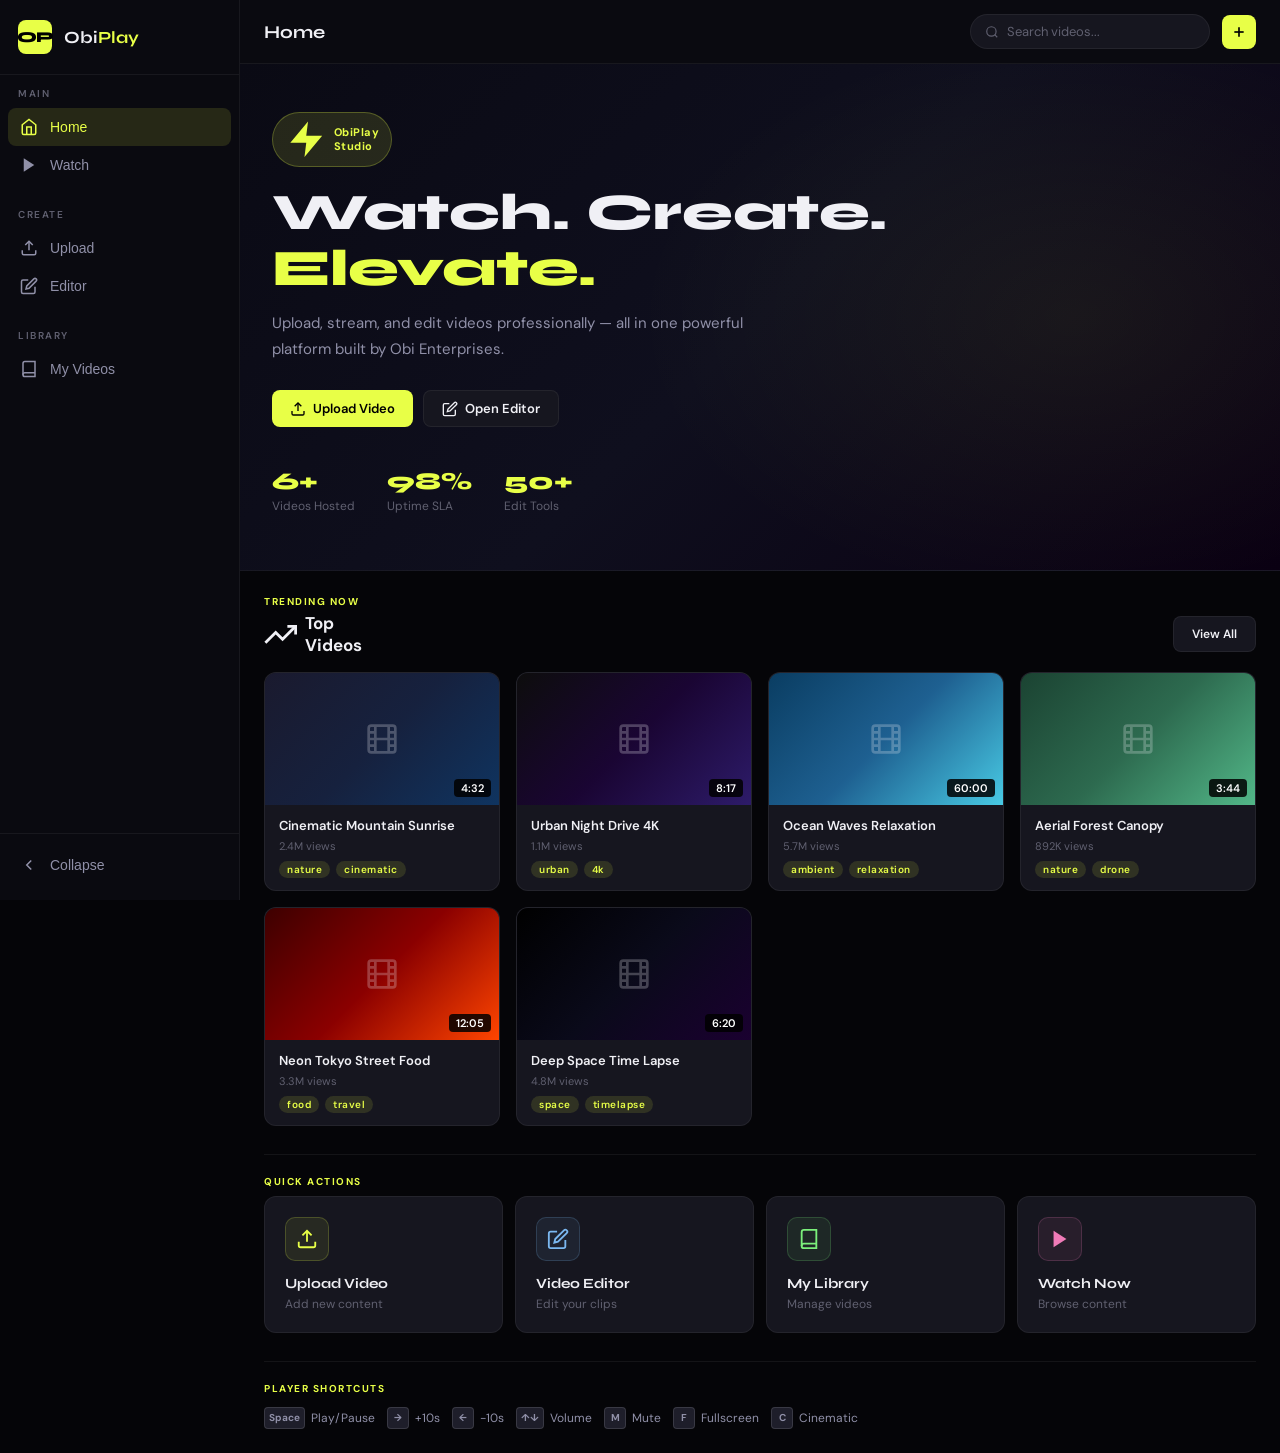
<file: Projects/obiplay/index.html>
<!DOCTYPE html>
<html lang="en">
<head>
  <meta charset="UTF-8">
  <meta name="viewport" content="width=device-width, initial-scale=1.0">
  <title>ObiPlay — Video Platform by Obi Enterprises</title>
  <meta name="description" content="ObiPlay is a powerful video platform for streaming, uploading, and editing videos. Built by Obi Enterprises.">
  <meta name="theme-color" content="#050508">
  <!-- Favicon inline SVG -->
  <link rel="icon" href="data:image/svg+xml,<svg xmlns='http://www.w3.org/2000/svg' viewBox='0 0 32 32'><rect width='32' height='32' rx='8' fill='%23e8ff47'/><text x='50%' y='54%' dominant-baseline='middle' text-anchor='middle' font-size='16' font-family='serif' font-weight='900' fill='%23000'>OP</text></svg>">
  <!-- Fonts -->
  <link rel="preconnect" href="https://fonts.googleapis.com">
  <link rel="preconnect" href="https://fonts.gstatic.com" crossorigin>
  <link href="https://fonts.googleapis.com/css2?family=Syne:wght@400;500;600;700;800&family=DM+Sans:wght@300;400;500&display=swap" rel="stylesheet">
  <!-- Styles -->
  <link rel="stylesheet" href="css/style.css">
</head>
<body>

<div class="app-layout">

  <!-- ── SIDEBAR ─────────────────────────────────────── -->
  <aside class="sidebar" id="sidebar">
    <a class="sidebar-logo" href="#" onclick="Pages.navigate('home');return false">
      <div class="logo-mark">OP</div>
      <div class="logo-text">Obi<span>Play</span></div>
    </a>

    <nav class="sidebar-nav">
      <div class="nav-section">
        <div class="nav-label">Main</div>
        <button class="nav-item" data-page="home">
          <svg viewBox="0 0 24 24" fill="none" stroke="currentColor" stroke-width="2"><path d="M3 9l9-7 9 7v11a2 2 0 0 1-2 2H5a2 2 0 0 1-2-2z"/><polyline points="9 22 9 12 15 12 15 22"/></svg>
          <span>Home</span>
        </button>
        <button class="nav-item" data-page="player">
          <svg viewBox="0 0 24 24" fill="currentColor" stroke="none"><path d="M5 3l14 9-14 9V3z"/></svg>
          <span>Watch</span>
        </button>
      </div>

      <div class="nav-section">
        <div class="nav-label">Create</div>
        <button class="nav-item" data-page="upload">
          <svg viewBox="0 0 24 24" fill="none" stroke="currentColor" stroke-width="2"><path d="M21 15v4a2 2 0 0 1-2 2H5a2 2 0 0 1-2-2v-4"/><polyline points="17 8 12 3 7 8"/><line x1="12" y1="3" x2="12" y2="15"/></svg>
          <span>Upload</span>
        </button>
        <button class="nav-item" data-page="editor">
          <svg viewBox="0 0 24 24" fill="none" stroke="currentColor" stroke-width="2"><path d="M11 4H4a2 2 0 0 0-2 2v14a2 2 0 0 0 2 2h14a2 2 0 0 0 2-2v-7"/><path d="M18.5 2.5a2.121 2.121 0 0 1 3 3L12 15l-4 1 1-4 9.5-9.5z"/></svg>
          <span>Editor</span>
        </button>
      </div>

      <div class="nav-section">
        <div class="nav-label">Library</div>
        <button class="nav-item" data-page="library">
          <svg viewBox="0 0 24 24" fill="none" stroke="currentColor" stroke-width="2"><path d="M4 19.5A2.5 2.5 0 0 1 6.5 17H20"/><path d="M6.5 2H20v20H6.5A2.5 2.5 0 0 1 4 19.5v-15A2.5 2.5 0 0 1 6.5 2z"/></svg>
          <span>My Videos</span>
        </button>
      </div>
    </nav>

    <div class="sidebar-bottom">
      <button class="nav-item" id="sidebar-toggle">
        <svg id="toggle-icon" viewBox="0 0 24 24" fill="none" stroke="currentColor" stroke-width="2"><polyline points="15 18 9 12 15 6"/></svg>
        <span>Collapse</span>
      </button>
    </div>
  </aside>

  <!-- ── MAIN WRAPPER ────────────────────────────────── -->
  <div class="main-content" id="main-wrapper">

    <!-- Topbar -->
    <header class="topbar">
      <h1 class="topbar-title" id="topbar-title">Home</h1>
      <div class="search-bar">
        <svg viewBox="0 0 24 24" fill="none" stroke="currentColor" stroke-width="2" width="14" height="14"><circle cx="11" cy="11" r="8"/><line x1="21" y1="21" x2="16.65" y2="16.65"/></svg>
        <input type="text" id="global-search" placeholder="Search videos..." autocomplete="off">
      </div>
      <button class="btn btn-primary btn-icon" onclick="Pages.navigate('upload')" title="Upload Video" style="padding:9px">
        <svg viewBox="0 0 24 24" fill="none" stroke="currentColor" stroke-width="2.5" width="18" height="18"><line x1="12" y1="5" x2="12" y2="19"/><line x1="5" y1="12" x2="19" y2="12"/></svg>
      </button>
    </header>

    <!-- Dynamic Page Content -->
    <main id="main-content-area"></main>

  </div><!-- /main-content -->
</div><!-- /app-layout -->

<!-- Toast Container -->
<div id="toast-container"></div>

<!-- Scripts -->
<script src="js/app.js"></script>

</body>
</html>
</file>
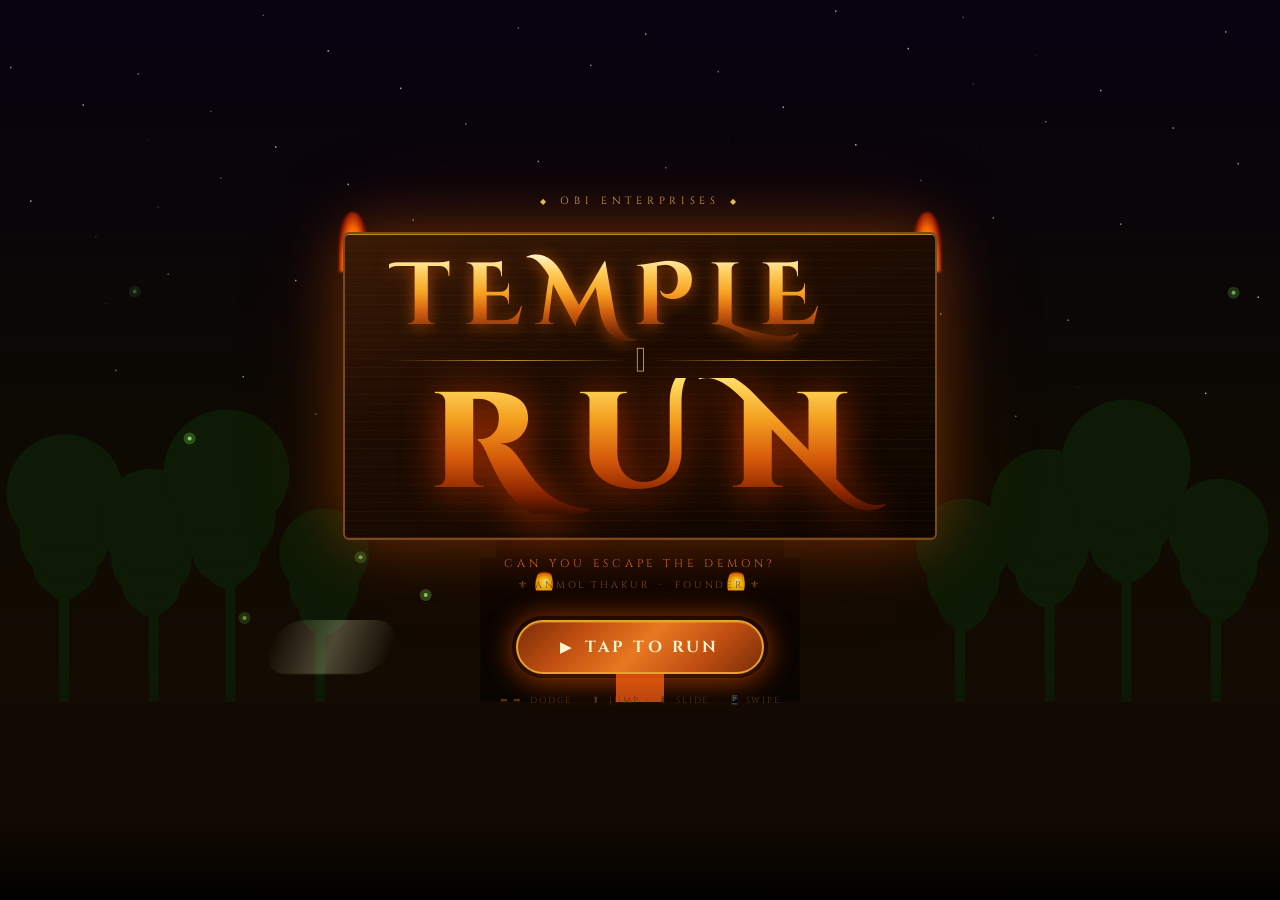
<file: Projects/temple-run/index.html>
<!DOCTYPE html>
<html lang="en">
<head>
  <meta charset="UTF-8"/>
  <meta name="viewport" content="width=device-width, initial-scale=1.0, user-scalable=no"/>
  <title>Temple Run · Obi Enterprises</title>
  <link rel="stylesheet" href="style.css"/>
  <link href="https://fonts.googleapis.com/css2?family=Cinzel+Decorative:wght@700;900&family=Cinzel:wght@400;600;700&display=swap" rel="stylesheet"/>
</head>
<body>

<!-- ░░ SPLASH SCREEN ░░ -->
<div id="splash">
  <canvas id="splashCanvas"></canvas>

  <div class="splash-overlay">
    <!-- Top brand -->
    <div class="brand-bar">
      <span class="brand-gem">◆</span>
      <span class="brand-text">OBI ENTERPRISES</span>
      <span class="brand-gem">◆</span>
    </div>

    <!-- Main logo -->
    <div class="logo-wrap">
      <div class="logo-fire-left"></div>
      <div class="logo-fire-right"></div>
      <div class="logo-stone">
        <div class="logo-inner">
          <div class="logo-top">TEMPLE</div>
          <div class="logo-divider-wrap">
            <div class="logo-div-line"></div>
            <div class="logo-div-icon">𓂀</div>
            <div class="logo-div-line"></div>
          </div>
          <div class="logo-bottom">RUN</div>
        </div>
      </div>
    </div>

    <!-- Tagline -->
    <div class="tagline">CAN YOU ESCAPE THE DEMON?</div>

    <!-- Founder -->
    <div class="founder-tag">
      <span>⚜</span> ANMOL THAKUR &nbsp;·&nbsp; FOUNDER <span>⚜</span>
    </div>

    <!-- Play button -->
    <button id="playBtn" class="play-btn">
      <div class="play-btn-bg"></div>
      <div class="play-btn-content">
        <span class="play-icon">▶</span>
        <span class="play-text">TAP TO RUN</span>
      </div>
      <div class="play-btn-glow"></div>
    </button>

    <!-- Controls hint -->
    <div class="hint-bar">
      <span class="hint-item">⬅ ➡ &nbsp;DODGE</span>
      <span class="hint-sep">·</span>
      <span class="hint-item">⬆ &nbsp;JUMP</span>
      <span class="hint-sep">·</span>
      <span class="hint-item">⬇ &nbsp;SLIDE</span>
      <span class="hint-sep">·</span>
      <span class="hint-item">📱 SWIPE</span>
    </div>
  </div>

  <!-- Bottom gradient -->
  <div class="splash-bottom-grad"></div>
</div>

<!-- ░░ HUD ░░ -->
<div id="hud" class="hidden">
  <div class="hud-left">
    <div class="hud-pill score-pill">
      <span class="hud-label">SCORE</span>
      <span id="scoreVal" class="hud-val">0</span>
    </div>
    <div class="hud-pill coin-pill">
      <span class="coin-icon">🪙</span>
      <span id="coinVal" class="hud-val">0</span>
    </div>
  </div>
  <div class="hud-right">
    <div class="hud-pill dist-pill">
      <span class="hud-label">📍</span>
      <span id="distVal" class="hud-val">0m</span>
    </div>
    <div class="hud-pill spd-pill">
      <span class="hud-label">⚡</span>
      <span id="spdVal" class="hud-val">1.0×</span>
    </div>
  </div>
</div>

<!-- ░░ GAME CANVAS ░░ -->
<canvas id="gameCanvas"></canvas>

<!-- ░░ SWIPE ZONES (mobile) ░░ -->
<div id="swipeLeft"  class="swipe-zone swipe-l"></div>
<div id="swipeRight" class="swipe-zone swipe-r"></div>
<div id="swipeUp"    class="swipe-zone swipe-u"></div>
<div id="swipeDown"  class="swipe-zone swipe-d"></div>

<!-- ░░ GAME OVER ░░ -->
<div id="gameOverScreen" class="hidden">
  <div class="go-backdrop"></div>
  <div class="go-panel">
    <div class="go-demon-icon">👹</div>
    <h2 class="go-title">CAUGHT!</h2>
    <p class="go-sub">The demon claims another soul…</p>
    <div class="go-stats">
      <div class="go-stat-box">
        <span class="gs-label">SCORE</span>
        <span class="gs-val" id="goScore">0</span>
      </div>
      <div class="go-stat-box">
        <span class="gs-label">COINS</span>
        <span class="gs-val" id="goCoins">0</span>
      </div>
      <div class="go-stat-box">
        <span class="gs-label">DIST</span>
        <span class="gs-val" id="goDist">0m</span>
      </div>
      <div class="go-stat-box highlight">
        <span class="gs-label">BEST</span>
        <span class="gs-val" id="goBest">0</span>
      </div>
    </div>
    <button id="restartBtn" class="play-btn small">
      <div class="play-btn-bg"></div>
      <div class="play-btn-content">↺ &nbsp;RUN AGAIN</div>
      <div class="play-btn-glow"></div>
    </button>
    <div class="go-brand">OBI ENTERPRISES · ANMOL THAKUR</div>
  </div>
</div>

<script src="main.js"></script>
</body>
</html>
</file>
<file: Projects/obiplay/css/style.css>
@import url('https://fonts.googleapis.com/css2?family=Syne:wght@400;500;600;700;800&family=DM+Sans:ital,wght@0,300;0,400;0,500;1,300&display=swap');

*, *::before, *::after { box-sizing: border-box; margin: 0; padding: 0; }

:root {
  --bg: #050508;
  --bg2: #0a0a10;
  --bg3: #111118;
  --bg4: #1a1a24;
  --surface: #16161f;
  --surface2: #1e1e2a;
  --border: rgba(255,255,255,0.06);
  --border2: rgba(255,255,255,0.12);
  --accent: #e8ff47;
  --accent2: #b8ff02;
  --accent-dim: rgba(232,255,71,0.12);
  --accent-glow: rgba(232,255,71,0.25);
  --text: #f0f0f5;
  --text2: #9090a8;
  --text3: #606070;
  --danger: #ff4444;
  --success: #44ff88;
  --sidebar-w: 240px;
  --radius: 12px;
  --radius-sm: 8px;
  --transition: 0.22s cubic-bezier(0.4,0,0.2,1);
}

html { scroll-behavior: smooth; }
body {
  background: var(--bg);
  color: var(--text);
  font-family: 'DM Sans', sans-serif;
  min-height: 100vh;
  overflow-x: hidden;
}

h1,h2,h3,h4,h5 { font-family: 'Syne', sans-serif; }

::-webkit-scrollbar { width: 4px; height: 4px; }
::-webkit-scrollbar-track { background: transparent; }
::-webkit-scrollbar-thumb { background: var(--border2); border-radius: 99px; }

/* ── APP LAYOUT ── */
.app-layout { display: flex; min-height: 100vh; }

/* ── SIDEBAR ── */
.sidebar {
  width: var(--sidebar-w);
  background: var(--bg2);
  border-right: 1px solid var(--border);
  display: flex;
  flex-direction: column;
  flex-shrink: 0;
  position: fixed;
  top: 0; left: 0; bottom: 0;
  z-index: 200;
  transition: width var(--transition), transform var(--transition);
}
.sidebar.collapsed { width: 64px; }
.sidebar-logo {
  display: flex;
  align-items: center;
  gap: 12px;
  padding: 20px 18px;
  border-bottom: 1px solid var(--border);
  overflow: hidden;
  white-space: nowrap;
  text-decoration: none;
}
.logo-mark {
  width: 34px; height: 34px; flex-shrink: 0;
  background: var(--accent);
  border-radius: 8px;
  display: flex; align-items: center; justify-content: center;
  font-family: 'Syne', sans-serif;
  font-weight: 800;
  font-size: 15px;
  color: #000;
  letter-spacing: -1px;
}
.logo-text { font-family: 'Syne', sans-serif; font-weight: 700; font-size: 17px; color: var(--text); }
.logo-text span { color: var(--accent); }
.sidebar-nav { flex: 1; padding: 12px 8px; overflow-y: auto; }
.nav-section { margin-bottom: 24px; }
.nav-label {
  font-size: 10px; font-weight: 600; letter-spacing: 1.5px;
  text-transform: uppercase; color: var(--text3);
  padding: 0 10px 8px;
  overflow: hidden; white-space: nowrap;
}
.nav-item {
  display: flex; align-items: center; gap: 12px;
  padding: 10px 12px; border-radius: var(--radius-sm);
  cursor: pointer; transition: all var(--transition);
  white-space: nowrap; overflow: hidden;
  color: var(--text2); font-size: 14px; font-weight: 500;
  text-decoration: none; border: none; background: none;
  width: 100%; text-align: left;
}
.nav-item:hover { background: var(--surface); color: var(--text); }
.nav-item.active { background: var(--accent-dim); color: var(--accent); }
.nav-item svg { flex-shrink: 0; width: 18px; height: 18px; }
.sidebar-bottom { padding: 12px 8px 16px; border-top: 1px solid var(--border); }
.sidebar.collapsed .nav-label,
.sidebar.collapsed .nav-item span,
.sidebar.collapsed .logo-text { opacity: 0; pointer-events: none; }

/* ── MAIN CONTENT ── */
.main-content {
  flex: 1;
  margin-left: var(--sidebar-w);
  display: flex;
  flex-direction: column;
  min-height: 100vh;
  transition: margin-left var(--transition);
}
.main-content.expanded { margin-left: 64px; }

/* ── TOPBAR ── */
.topbar {
  display: flex; align-items: center; gap: 12px;
  padding: 14px 24px;
  border-bottom: 1px solid var(--border);
  background: var(--bg2);
  position: sticky; top: 0; z-index: 100;
}
.topbar-title { font-family: 'Syne', sans-serif; font-size: 18px; font-weight: 700; flex: 1; }
.search-bar {
  display: flex; align-items: center; gap: 8px;
  background: var(--surface); border: 1px solid var(--border);
  border-radius: 99px; padding: 8px 14px; width: 240px;
  transition: all var(--transition);
}
.search-bar:focus-within { border-color: var(--accent); box-shadow: 0 0 0 3px var(--accent-dim); }
.search-bar input { background: none; border: none; outline: none; color: var(--text); font-size: 13px; width: 100%; font-family: 'DM Sans', sans-serif; }
.search-bar input::placeholder { color: var(--text3); }
.search-bar svg { color: var(--text3); flex-shrink: 0; }

/* ── PAGE CONTENT ── */
.page-content { padding: 24px; flex: 1; }

/* ── BUTTONS ── */
.btn {
  display: inline-flex; align-items: center; gap: 7px;
  padding: 9px 18px; border-radius: var(--radius-sm);
  font-size: 13px; font-weight: 600; font-family: 'DM Sans', sans-serif;
  cursor: pointer; border: none; transition: all var(--transition);
  white-space: nowrap; text-decoration: none;
}
.btn-primary { background: var(--accent); color: #000; }
.btn-primary:hover { background: var(--accent2); transform: translateY(-1px); box-shadow: 0 4px 20px var(--accent-glow); }
.btn-primary:disabled { opacity: 0.6; cursor: not-allowed; transform: none; }
.btn-ghost { background: var(--surface); color: var(--text); border: 1px solid var(--border); }
.btn-ghost:hover { background: var(--surface2); border-color: var(--border2); }
.btn-danger { background: rgba(255,68,68,0.15); color: var(--danger); border: 1px solid rgba(255,68,68,0.2); }
.btn-danger:hover { background: rgba(255,68,68,0.25); }
.btn-icon { padding: 8px; border-radius: var(--radius-sm); }
.btn svg { width: 16px; height: 16px; }

/* ── VIDEO CARDS ── */
.video-grid { display: grid; grid-template-columns: repeat(auto-fill, minmax(220px, 1fr)); gap: 16px; }
.video-card {
  background: var(--surface); border: 1px solid var(--border);
  border-radius: var(--radius); overflow: hidden;
  cursor: pointer; transition: all var(--transition);
  position: relative;
}
.video-card:hover { border-color: var(--border2); transform: translateY(-3px); box-shadow: 0 16px 40px rgba(0,0,0,0.4); }
.video-card:hover .card-overlay { opacity: 1; }
.card-thumb { width: 100%; aspect-ratio: 16/9; position: relative; overflow: hidden; background: #000; }
.card-thumb video { width: 100%; height: 100%; object-fit: cover; }
.thumb-placeholder {
  width: 100%; height: 100%;
  display: flex; align-items: center; justify-content: center;
}
.thumb-placeholder svg { opacity: 0.25; width: 32px; height: 32px; }
.card-overlay {
  position: absolute; inset: 0;
  background: rgba(0,0,0,0.5);
  display: flex; align-items: center; justify-content: center;
  opacity: 0; transition: opacity var(--transition);
}
.play-btn-overlay {
  width: 52px; height: 52px; border-radius: 50%;
  background: var(--accent);
  display: flex; align-items: center; justify-content: center;
  transform: scale(0.85); transition: transform var(--transition);
}
.video-card:hover .play-btn-overlay { transform: scale(1); }
.play-btn-overlay svg { width: 22px; height: 22px; color: #000; margin-left: 3px; }
.card-duration {
  position: absolute; bottom: 8px; right: 8px;
  background: rgba(0,0,0,0.85); color: #fff;
  font-size: 11px; font-weight: 600;
  padding: 2px 7px; border-radius: 4px;
}
.card-body { padding: 12px 14px; }
.card-title { font-size: 13px; font-weight: 600; margin-bottom: 4px; line-height: 1.4; display: -webkit-box; -webkit-line-clamp: 2; -webkit-box-orient: vertical; overflow: hidden; }
.card-meta { font-size: 11px; color: var(--text3); }
.card-tags { display: flex; gap: 6px; margin-top: 8px; flex-wrap: wrap; }
.tag {
  font-size: 10px; font-weight: 600; letter-spacing: 0.5px;
  padding: 2px 8px; border-radius: 99px;
  background: var(--accent-dim); color: var(--accent);
}

/* ── HERO ── */
.hero {
  position: relative; overflow: hidden;
  padding: 48px 32px 56px;
  background: linear-gradient(135deg, #0a0a14 0%, #0f0f1e 50%, #0a0012 100%);
  border-bottom: 1px solid var(--border);
}
.hero::before {
  content: '';
  position: absolute; inset: 0;
  background: radial-gradient(ellipse 60% 80% at 80% 50%, rgba(232,255,71,0.06) 0%, transparent 70%);
  pointer-events: none;
}
.hero-badge {
  display: inline-flex; align-items: center; gap: 6px;
  background: var(--accent-dim); color: var(--accent);
  border: 1px solid rgba(232,255,71,0.25);
  padding: 5px 12px; border-radius: 99px;
  font-size: 11px; font-weight: 700; letter-spacing: 0.5px;
  margin-bottom: 18px;
  animation: fadeSlideUp 0.6s ease both;
}
.hero h1 {
  font-size: clamp(28px, 4vw, 52px); font-weight: 800; line-height: 1.1;
  margin-bottom: 14px; animation: fadeSlideUp 0.6s 0.1s ease both;
}
.hero h1 em { font-style: normal; color: var(--accent); }
.hero p {
  font-size: 15px; color: var(--text2); max-width: 480px;
  line-height: 1.7; margin-bottom: 28px;
  animation: fadeSlideUp 0.6s 0.2s ease both;
}
.hero-actions { display: flex; gap: 10px; animation: fadeSlideUp 0.6s 0.3s ease both; flex-wrap: wrap; }
.hero-stats { display: flex; gap: 32px; margin-top: 40px; animation: fadeSlideUp 0.6s 0.4s ease both; flex-wrap: wrap; }
.hero-stat .num { font-family: 'Syne', sans-serif; font-size: 24px; font-weight: 800; color: var(--accent); }
.hero-stat .label { font-size: 12px; color: var(--text3); margin-top: 2px; }

/* ── SECTION ── */
.section-header { display: flex; align-items: center; justify-content: space-between; margin-bottom: 16px; }
.section-title { font-size: 17px; font-weight: 700; display: flex; align-items: center; gap: 8px; }
.section-label { font-size: 10px; font-weight: 700; letter-spacing: 1.5px; text-transform: uppercase; color: var(--accent); margin-bottom: 4px; }
.divider { height: 1px; background: var(--border); margin: 28px 0 20px; }

/* ── TOAST ── */
#toast-container {
  position: fixed; bottom: 24px; right: 24px;
  z-index: 9999; display: flex; flex-direction: column; gap: 8px;
  pointer-events: none;
}
.toast {
  background: var(--surface2); border: 1px solid var(--border2);
  border-left: 3px solid var(--accent);
  border-radius: var(--radius-sm); padding: 12px 18px;
  font-size: 13px; box-shadow: 0 8px 24px rgba(0,0,0,0.5);
  animation: slideInRight 0.3s ease;
  max-width: 320px; pointer-events: all;
  display: flex; align-items: center; gap: 10px;
}
.toast.error { border-left-color: var(--danger); }
.toast.success { border-left-color: var(--success); }
.toast-close { background: none; border: none; color: var(--text3); cursor: pointer; padding: 0 0 0 8px; font-size: 16px; line-height: 1; }

/* ── MODAL ── */
.modal-overlay {
  position: fixed; inset: 0;
  background: rgba(0,0,0,0.75); backdrop-filter: blur(6px);
  z-index: 500; display: flex; align-items: center; justify-content: center;
  animation: fadeIn 0.2s ease;
}
.modal-overlay.hidden { display: none; }
.modal {
  background: var(--bg3); border: 1px solid var(--border2);
  border-radius: 16px; padding: 30px; width: min(580px, 92vw);
  box-shadow: 0 30px 80px rgba(0,0,0,0.6);
  animation: scaleIn 0.22s ease;
  max-height: 90vh; overflow-y: auto;
}
.modal-header { display: flex; align-items: center; justify-content: space-between; margin-bottom: 22px; }
.modal-title { font-size: 20px; font-weight: 700; }
.modal-close { background: none; border: none; color: var(--text3); cursor: pointer; padding: 4px; border-radius: 6px; font-size: 22px; line-height: 1; transition: color var(--transition); }
.modal-close:hover { color: var(--text); }
.modal-footer { display: flex; justify-content: flex-end; gap: 8px; margin-top: 24px; padding-top: 20px; border-top: 1px solid var(--border); }

/* ── FORMS ── */
.form-group { margin-bottom: 16px; }
.form-label { display: block; font-size: 12px; font-weight: 600; color: var(--text2); margin-bottom: 6px; letter-spacing: 0.5px; text-transform: uppercase; }
.form-input {
  width: 100%; padding: 10px 14px;
  background: var(--surface); border: 1px solid var(--border);
  border-radius: var(--radius-sm); color: var(--text);
  font-size: 14px; font-family: 'DM Sans', sans-serif;
  outline: none; transition: border-color var(--transition);
}
.form-input:focus { border-color: var(--accent); box-shadow: 0 0 0 3px var(--accent-dim); }
textarea.form-input { resize: vertical; min-height: 80px; }
select.form-input { cursor: pointer; }

/* ── UPLOAD PAGE ── */
.upload-zone {
  border: 2px dashed var(--border2); border-radius: var(--radius);
  padding: 60px 40px; text-align: center; cursor: pointer;
  transition: all var(--transition); background: var(--surface);
  position: relative;
}
.upload-zone:hover, .upload-zone.drag-over {
  border-color: var(--accent); background: var(--accent-dim);
}
.upload-zone input[type="file"] {
  position: absolute; inset: 0; opacity: 0; cursor: pointer; width: 100%; height: 100%;
}
.upload-icon-wrap { margin: 0 auto 16px; display: flex; align-items: center; justify-content: center; width: 64px; height: 64px; border-radius: 50%; background: var(--accent-dim); border: 1px solid rgba(232,255,71,0.3); }
.upload-icon-wrap svg { width: 30px; height: 30px; color: var(--accent); }
.upload-title { font-size: 20px; font-weight: 700; margin-bottom: 8px; }
.upload-sub { color: var(--text2); font-size: 14px; }
.upload-hint { margin-top: 16px; font-size: 12px; color: var(--text3); }
.progress-bar-wrap { height: 6px; background: var(--surface2); border-radius: 99px; overflow: hidden; margin-top: 10px; }
.progress-bar-fill { height: 100%; background: var(--accent); border-radius: 99px; transition: width 0.3s ease; width: 0%; }
.file-preview-card {
  background: var(--surface); border: 1px solid var(--border2);
  border-radius: var(--radius); padding: 16px 20px;
  display: flex; align-items: center; gap: 14px; margin-bottom: 20px;
}
.file-preview-icon { width: 52px; height: 52px; border-radius: 10px; background: var(--accent-dim); display: flex; align-items: center; justify-content: center; flex-shrink: 0; }
.file-preview-icon svg { width: 26px; height: 26px; color: var(--accent); }
.file-preview-info { flex: 1; min-width: 0; }
.file-preview-name { font-weight: 700; font-size: 14px; white-space: nowrap; overflow: hidden; text-overflow: ellipsis; }
.file-preview-meta { font-size: 12px; color: var(--text3); margin-top: 3px; }
.upload-success { text-align: center; padding: 60px 20px; }
.success-icon { width: 80px; height: 80px; border-radius: 50%; background: rgba(68,255,136,0.1); border: 2px solid var(--success); display: flex; align-items: center; justify-content: center; margin: 0 auto 20px; font-size: 36px; }

/* ── PLAYER PAGE ── */
.player-layout { display: flex; gap: 20px; align-items: flex-start; }
.player-main { flex: 1; min-width: 0; }
.player-aside { width: 320px; flex-shrink: 0; }
.player-wrapper {
  background: #000; border-radius: var(--radius); overflow: hidden;
  position: relative; aspect-ratio: 16/9; user-select: none;
}
.player-wrapper video { width: 100%; height: 100%; object-fit: contain; display: block; }
.player-placeholder {
  width: 100%; height: 100%;
  display: flex; flex-direction: column; align-items: center; justify-content: center;
  gap: 14px; color: var(--text3); background: #0a0a10;
}
.player-placeholder svg { width: 48px; height: 48px; opacity: 0.2; }

/* Player Controls */
.player-controls {
  position: absolute; bottom: 0; left: 0; right: 0;
  background: linear-gradient(to top, rgba(0,0,0,0.95) 0%, transparent 100%);
  padding: 28px 14px 12px;
  transition: opacity 0.3s ease;
}
.player-controls.hide { opacity: 0; pointer-events: none; }
.progress-area { position: relative; padding: 8px 0; cursor: pointer; margin-bottom: 8px; }
.progress-track {
  width: 100%; height: 4px; background: rgba(255,255,255,0.18);
  border-radius: 99px; position: relative; transition: height 0.15s;
}
.progress-area:hover .progress-track { height: 6px; }
.progress-fill {
  height: 100%; background: var(--accent); border-radius: 99px;
  position: relative; pointer-events: none; width: 0%;
}
.progress-thumb {
  width: 14px; height: 14px; background: var(--accent); border-radius: 50%;
  position: absolute; top: 50%; right: -7px; transform: translateY(-50%);
  box-shadow: 0 0 8px var(--accent-glow); opacity: 0;
  transition: opacity 0.15s;
}
.progress-area:hover .progress-thumb { opacity: 1; }
.controls-row { display: flex; align-items: center; gap: 6px; }
.controls-right { margin-left: auto; display: flex; align-items: center; gap: 6px; }
.ctrl-btn {
  background: none; border: none; color: rgba(255,255,255,0.85);
  cursor: pointer; padding: 6px; border-radius: 6px;
  display: flex; align-items: center; justify-content: center;
  transition: all var(--transition);
}
.ctrl-btn:hover { color: #fff; background: rgba(255,255,255,0.1); }
.ctrl-btn.active { color: var(--accent); }
.ctrl-btn svg { width: 18px; height: 18px; }
.time-display { font-size: 12px; color: rgba(255,255,255,0.75); font-variant-numeric: tabular-nums; white-space: nowrap; margin: 0 4px; }
.vol-slider {
  width: 76px; height: 4px; border-radius: 99px;
  background: rgba(255,255,255,0.25); -webkit-appearance: none;
  cursor: pointer; outline: none;
}
.vol-slider::-webkit-slider-thumb { -webkit-appearance: none; width: 12px; height: 12px; background: #fff; border-radius: 50%; }
.speed-badge {
  background: rgba(232,255,71,0.15); color: var(--accent);
  font-size: 11px; font-weight: 700; padding: 3px 8px;
  border-radius: 4px; cursor: pointer; border: none;
  font-family: 'DM Sans', sans-serif; position: relative;
}
.speed-menu {
  position: absolute; bottom: calc(100% + 8px); right: 0;
  background: rgba(10,10,18,0.97); border: 1px solid rgba(255,255,255,0.12);
  border-radius: 8px; padding: 4px 0; min-width: 80px; z-index: 20;
  display: none;
}
.speed-menu.open { display: block; }
.speed-opt {
  display: block; width: 100%; padding: 7px 14px;
  background: none; color: rgba(255,255,255,0.8); border: none;
  cursor: pointer; font-size: 13px; text-align: center;
  font-family: 'DM Sans', sans-serif; transition: background 0.15s;
}
.speed-opt:hover { background: rgba(255,255,255,0.06); color: #fff; }
.speed-opt.active { color: var(--accent); font-weight: 700; }
.cinematic-bars {
  position: absolute; inset: 0; pointer-events: none; z-index: 2;
  background: linear-gradient(to bottom, #000 10%, transparent 10%, transparent 90%, #000 90%);
  opacity: 0; transition: opacity 0.3s;
}
.cinematic-bars.on { opacity: 1; }

/* Player info */
.player-info { padding: 16px 0; }
.player-title { font-size: 20px; font-weight: 700; margin-bottom: 8px; line-height: 1.3; }
.player-meta { display: flex; align-items: center; gap: 12px; color: var(--text2); font-size: 13px; flex-wrap: wrap; }
.player-actions { display: flex; gap: 8px; margin-top: 14px; flex-wrap: wrap; }
.player-desc { margin-top: 12px; font-size: 13px; color: var(--text2); line-height: 1.7; }

/* Playlist */
.playlist-card { background: var(--surface); border: 1px solid var(--border); border-radius: var(--radius); overflow: hidden; }
.playlist-header { padding: 14px 16px; border-bottom: 1px solid var(--border); }
.playlist-item {
  display: flex; align-items: center; gap: 10px;
  padding: 10px 14px; cursor: pointer;
  transition: background var(--transition);
  border-bottom: 1px solid var(--border);
}
.playlist-item:last-child { border-bottom: none; }
.playlist-item:hover { background: var(--surface2); }
.playlist-item.active { background: var(--accent-dim); }
.playlist-thumb { width: 58px; height: 36px; border-radius: 6px; overflow: hidden; flex-shrink: 0; background: var(--surface2); display: flex; align-items: center; justify-content: center; }
.playlist-thumb svg { width: 16px; height: 16px; opacity: 0.3; }
.playlist-thumb video { width: 100%; height: 100%; object-fit: cover; }
.playlist-info { flex: 1; min-width: 0; }
.playlist-item-title { font-size: 12px; font-weight: 600; overflow: hidden; white-space: nowrap; text-overflow: ellipsis; }
.playlist-item-dur { font-size: 11px; color: var(--text3); margin-top: 2px; }
.playlist-active-icon { color: var(--accent); flex-shrink: 0; }
.playlist-active-icon svg { width: 14px; height: 14px; }

/* ── EDITOR PAGE ── */
.editor-layout { display: flex; flex-direction: column; height: calc(100vh - 57px); }
.editor-topbar {
  display: flex; align-items: center; gap: 8px;
  padding: 10px 16px; border-bottom: 1px solid var(--border);
  background: var(--bg2); flex-shrink: 0;
}
.editor-workspace { display: flex; flex: 1; min-height: 0; gap: 1px; background: var(--border); overflow: hidden; }
.editor-sidebar { width: 256px; background: var(--bg2); overflow-y: auto; flex-shrink: 0; display: flex; flex-direction: column; }
.tool-section { border-bottom: 1px solid var(--border); }
.tool-section-header {
  padding: 11px 16px; font-size: 11px; font-weight: 700;
  letter-spacing: 1px; text-transform: uppercase; color: var(--text3);
  cursor: pointer; display: flex; align-items: center; justify-content: space-between;
  transition: color var(--transition);
}
.tool-section-header:hover { color: var(--text2); }
.tool-section-header svg { width: 14px; height: 14px; transition: transform 0.2s; }
.tool-section.open .tool-section-header svg { transform: rotate(180deg); }
.tool-section-body { display: none; }
.tool-section.open .tool-section-body { display: block; }
.tool-item {
  display: flex; align-items: center; gap: 10px;
  padding: 9px 16px; font-size: 13px; font-weight: 500;
  cursor: pointer; transition: background var(--transition);
  color: var(--text2); border: none; background: none;
  width: 100%; text-align: left; font-family: 'DM Sans', sans-serif;
}
.tool-item:hover { background: var(--surface); color: var(--text); }
.tool-item.active { background: var(--accent-dim); color: var(--accent); }
.tool-item svg { width: 16px; height: 16px; flex-shrink: 0; }
.tool-panel { border-top: 1px solid var(--border); padding: 14px 16px; }
.editor-preview-area { flex: 1; background: #030305; display: flex; align-items: center; justify-content: center; flex-direction: column; gap: 16px; position: relative; overflow: hidden; }
.editor-preview-wrap { width: min(640px, 90%); }
.editor-preview-video { aspect-ratio: 16/9; background: #000; border-radius: 12px; overflow: hidden; border: 1px solid var(--border2); position: relative; display: flex; align-items: center; justify-content: center; }
.editor-preview-video video { width: 100%; height: 100%; object-fit: contain; }
.text-overlay-preview { position: absolute; inset: 0; display: flex; align-items: center; justify-content: center; pointer-events: none; z-index: 5; }
.text-overlay-preview .overlay-label { background: rgba(0,0,0,0.65); color: #fff; padding: 8px 18px; border-radius: 8px; font-size: 20px; font-family: 'Syne', sans-serif; font-weight: 700; }
.editor-playback { display: flex; align-items: center; justify-content: center; gap: 14px; margin-top: 14px; }

/* Timeline */
.editor-timeline { height: 178px; background: var(--bg2); border-top: 1px solid var(--border); display: flex; flex-direction: column; flex-shrink: 0; }
.timeline-toolbar { display: flex; align-items: center; gap: 8px; padding: 7px 12px; border-bottom: 1px solid var(--border); background: var(--bg3); flex-shrink: 0; }
.timeline-tracks { flex: 1; overflow-x: auto; padding: 8px 12px; display: flex; flex-direction: column; gap: 6px; position: relative; cursor: crosshair; }
.track { height: 34px; background: var(--surface); border-radius: 6px; position: relative; overflow: visible; display: flex; align-items: center; min-width: 1000px; }
.track-lbl { font-size: 9px; font-weight: 700; letter-spacing: 0.5px; text-transform: uppercase; color: var(--text3); position: absolute; left: 8px; z-index: 2; }
.track-clip {
  position: absolute; height: 26px; top: 4px; border-radius: 4px;
  cursor: grab; display: flex; align-items: center; padding: 0 8px;
  font-size: 11px; font-weight: 600; white-space: nowrap; user-select: none;
  overflow: hidden; text-overflow: ellipsis;
}
.clip-video { background: linear-gradient(135deg,#1e3a5f,#2d5a8e); color: #7bb8f0; border: 1px solid rgba(123,184,240,0.3); }
.clip-audio { background: linear-gradient(135deg,#1e3a1e,#2d5a2d); color: #7bf07b; border: 1px solid rgba(123,240,123,0.3); }
.clip-text { background: linear-gradient(135deg,#3a1e3a,#5a2d5a); color: #f07bf0; border: 1px solid rgba(240,123,240,0.3); }
.timeline-playhead { position: absolute; top: 0; bottom: 0; width: 2px; background: var(--accent); pointer-events: none; z-index: 10; left: 60px; }
.timeline-playhead::before { content: ''; position: absolute; top: 0; left: -5px; border-left: 6px solid transparent; border-right: 6px solid transparent; border-top: 8px solid var(--accent); }

/* Sliders */
.slider-group { margin-bottom: 14px; }
.slider-row { display: flex; justify-content: space-between; margin-bottom: 5px; }
.slider-row span { font-size: 12px; color: var(--text2); }
.slider-row .sval { color: var(--accent); font-weight: 700; }
.range-input { width: 100%; -webkit-appearance: none; height: 4px; border-radius: 99px; background: linear-gradient(to right, var(--accent) var(--pct,50%), var(--surface2) var(--pct,50%)); cursor: pointer; outline: none; }
.range-input::-webkit-slider-thumb { -webkit-appearance: none; width: 14px; height: 14px; background: var(--accent); border-radius: 50%; box-shadow: 0 0 6px var(--accent-glow); }

/* ── LIBRARY PAGE ── */
.lib-toolbar { display: flex; align-items: center; gap: 12px; margin-bottom: 20px; flex-wrap: wrap; }
.filter-chips { display: flex; gap: 6px; flex-wrap: wrap; margin-bottom: 16px; }
.chip { padding: 5px 12px; border-radius: 99px; font-size: 12px; font-weight: 600; cursor: pointer; transition: all var(--transition); background: var(--surface); color: var(--text2); border: 1px solid var(--border); }
.chip:hover { border-color: var(--border2); color: var(--text); }
.chip.active { background: var(--accent-dim); color: var(--accent); border-color: rgba(232,255,71,0.3); }
.lib-table { background: var(--surface); border: 1px solid var(--border); border-radius: var(--radius); overflow: hidden; }
.lib-thead { display: grid; grid-template-columns: 68px 1fr 100px 90px 130px; padding: 10px 14px; border-bottom: 1px solid var(--border); background: var(--bg3); gap: 8px; }
.lib-thead span { font-size: 11px; font-weight: 700; letter-spacing: 0.5px; text-transform: uppercase; color: var(--text3); }
.lib-row { display: grid; grid-template-columns: 68px 1fr 100px 90px 130px; align-items: center; padding: 10px 14px; border-bottom: 1px solid var(--border); transition: background var(--transition); cursor: pointer; gap: 8px; }
.lib-row:last-child { border-bottom: none; }
.lib-row:hover { background: var(--surface2); }
.lib-thumb { width: 56px; height: 36px; border-radius: 6px; overflow: hidden; background: var(--bg3); display: flex; align-items: center; justify-content: center; }
.lib-thumb video { width: 100%; height: 100%; object-fit: cover; }
.lib-thumb svg { width: 16px; height: 16px; opacity: 0.2; }
.lib-title { font-size: 13px; font-weight: 600; overflow: hidden; white-space: nowrap; text-overflow: ellipsis; }
.lib-meta { font-size: 12px; color: var(--text2); }
.lib-actions { display: flex; gap: 4px; }
.empty-state { display: flex; flex-direction: column; align-items: center; justify-content: center; gap: 16px; padding: 80px 20px; color: var(--text3); text-align: center; }
.empty-state h3 { font-size: 18px; font-weight: 700; color: var(--text2); }
.empty-state svg { width: 52px; height: 52px; opacity: 0.15; }

/* ── QUICK ACTIONS ── */
.quick-actions { display: grid; grid-template-columns: repeat(auto-fill, minmax(200px,1fr)); gap: 12px; }
.action-card {
  background: var(--surface); border: 1px solid var(--border);
  border-radius: var(--radius); padding: 20px; cursor: pointer;
  transition: all var(--transition); text-decoration: none; display: block;
}
.action-card:hover { border-color: var(--border2); transform: translateY(-2px); box-shadow: 0 12px 32px rgba(0,0,0,0.4); }
.action-card-icon { width: 44px; height: 44px; border-radius: 10px; display: flex; align-items: center; justify-content: center; margin-bottom: 14px; }
.action-card-icon svg { width: 22px; height: 22px; }
.action-card h4 { font-size: 14px; font-weight: 700; margin-bottom: 4px; }
.action-card p { font-size: 12px; color: var(--text3); }

/* ── KEYBOARD SHORTCUTS ── */
.shortcuts-grid { display: flex; flex-wrap: wrap; gap: 12px; margin-top: 12px; }
.kbd { display: inline-flex; align-items: center; justify-content: center; min-width: 22px; height: 22px; border-radius: 4px; background: var(--surface2); border: 1px solid var(--border2); font-size: 10px; font-weight: 700; color: var(--text2); padding: 0 4px; }
.shortcut-item { display: flex; align-items: center; gap: 6px; font-size: 12px; color: var(--text2); }

/* ── ANIMATIONS ── */
@keyframes fadeSlideUp { from { opacity: 0; transform: translateY(16px); } to { opacity: 1; transform: translateY(0); } }
@keyframes fadeIn { from { opacity: 0; } to { opacity: 1; } }
@keyframes scaleIn { from { opacity: 0; transform: scale(0.94); } to { opacity: 1; transform: scale(1); } }
@keyframes slideInRight { from { opacity: 0; transform: translateX(16px); } to { opacity: 1; transform: translateX(0); } }
@keyframes spin { to { transform: rotate(360deg); } }
@keyframes pulse { 0%,100%{opacity:1} 50%{opacity:0.4} }
.spin { display: inline-block; animation: spin 1s linear infinite; }

/* ── UTILITY ── */
.hidden { display: none !important; }
.flex { display: flex; align-items: center; }
.gap-2 { gap: 8px; }
.text-accent { color: var(--accent); }
.text-dim { color: var(--text3); }
.mt-1 { margin-top: 4px; }
.mt-2 { margin-top: 8px; }
.mt-3 { margin-top: 12px; }
.mb-2 { margin-bottom: 8px; }
.w-full { width: 100%; }
.badge { display: inline-flex; align-items: center; gap: 4px; padding: 3px 10px; border-radius: 99px; font-size: 11px; font-weight: 700; }

/* ── RESPONSIVE ── */
@media (max-width: 900px) {
  .sidebar { width: 64px; }
  .sidebar .nav-label, .sidebar .nav-item span, .sidebar .logo-text { opacity: 0; pointer-events: none; }
  .main-content { margin-left: 64px !important; }
  .player-layout { flex-direction: column; }
  .player-aside { width: 100%; }
  .editor-sidebar { width: 200px; }
  .lib-thead, .lib-row { grid-template-columns: 56px 1fr 80px 110px; }
  .lib-thead span:nth-child(3), .lib-row .lib-meta:first-of-type { display: none; }
}
@media (max-width: 640px) {
  .page-content { padding: 14px; }
  .topbar { padding: 12px 14px; }
  .hero { padding: 28px 16px 36px; }
  .search-bar { width: 160px; }
  .video-grid { grid-template-columns: repeat(auto-fill, minmax(160px,1fr)); gap: 10px; }
  .editor-sidebar { display: none; }
  .lib-thead, .lib-row { grid-template-columns: 50px 1fr 100px; }
  .lib-thead span:nth-child(n+4), .lib-row > *:nth-child(n+4) { display: none; }
}
</file>
<file: Projects/temple-run/style.css>
/* ═══════════════════════════════════════════════
   TEMPLE RUN · OBI ENTERPRISES · ANMOL THAKUR
   ═══════════════════════════════════════════════ */

*, *::before, *::after { box-sizing: border-box; margin: 0; padding: 0; }

html, body {
  width: 100%; height: 100%;
  overflow: hidden;
  background: #000;
  font-family: 'Cinzel', serif;
  -webkit-tap-highlight-color: transparent;
  user-select: none;
  touch-action: none;
}

/* ── CANVAS ─────────────────────────────────── */
#gameCanvas {
  position: fixed; inset: 0;
  width: 100%; height: 100%;
  display: block; z-index: 1;
}

.hidden { display: none !important; }

/* ═══════════════════════════════════════════════
   SPLASH SCREEN
   ═══════════════════════════════════════════════ */
#splash {
  position: fixed; inset: 0; z-index: 200;
  display: flex; align-items: center; justify-content: center;
  overflow: hidden;
}

#splashCanvas {
  position: absolute; inset: 0;
  width: 100%; height: 100%;
}

.splash-overlay {
  position: relative; z-index: 2;
  display: flex; flex-direction: column;
  align-items: center; justify-content: center;
  gap: 0;
  padding: 20px;
  animation: splashIn 1s cubic-bezier(.22,1,.36,1) both;
}

@keyframes splashIn {
  from { opacity: 0; transform: translateY(30px); }
  to   { opacity: 1; transform: translateY(0); }
}

/* Brand bar */
.brand-bar {
  display: flex; align-items: center; gap: 10px;
  font-size: 0.65rem; letter-spacing: 0.45em;
  color: #d4a850;
  margin-bottom: 24px;
  animation: fadeUp 0.8s 0.3s both;
}
.brand-gem { font-size: 0.5rem; color: #e8c060; }

/* Logo */
.logo-wrap {
  position: relative;
  margin-bottom: 16px;
  animation: logoReveal 1s 0.1s cubic-bezier(.22,1,.36,1) both;
}

@keyframes logoReveal {
  from { opacity: 0; transform: scale(1.15) translateY(-20px); filter: blur(10px); }
  to   { opacity: 1; transform: scale(1) translateY(0); filter: blur(0); }
}

.logo-fire-left, .logo-fire-right {
  position: absolute; top: -30px;
  width: 40px; height: 70px;
  pointer-events: none;
}
.logo-fire-left  { left: -10px; }
.logo-fire-right { right: -10px; }

.logo-fire-left::before, .logo-fire-right::before {
  content: '';
  position: absolute; bottom: 0; left: 50%; transform: translateX(-50%);
  width: 28px; height: 60px;
  background: radial-gradient(ellipse at 50% 90%, #fff5aa 0%, #ffcc00 20%, #ff6a00 50%, #ff000066 75%, transparent 90%);
  border-radius: 50% 50% 0 0;
  animation: torchFlicker 0.1s steps(1) infinite;
  filter: blur(1px);
}

@keyframes torchFlicker {
  0%   { transform: translateX(-50%) scaleX(1)    scaleY(1)    skewX(0deg); }
  10%  { transform: translateX(-48%) scaleX(0.92) scaleY(1.05) skewX(-3deg); }
  20%  { transform: translateX(-52%) scaleX(1.05) scaleY(0.97) skewX(2deg); }
  30%  { transform: translateX(-50%) scaleX(0.95) scaleY(1.03) skewX(-1deg); }
  40%  { transform: translateX(-47%) scaleX(1.08) scaleY(0.95) skewX(4deg); }
  50%  { transform: translateX(-50%) scaleX(1.0)  scaleY(1.0)  skewX(0deg); }
  60%  { transform: translateX(-53%) scaleX(0.93) scaleY(1.06) skewX(-3deg); }
  70%  { transform: translateX(-50%) scaleX(1.04) scaleY(0.98) skewX(2deg); }
  80%  { transform: translateX(-48%) scaleX(0.97) scaleY(1.04) skewX(-2deg); }
  90%  { transform: translateX(-51%) scaleX(1.03) scaleY(0.96) skewX(1deg); }
  100% { transform: translateX(-50%) scaleX(1)    scaleY(1)    skewX(0deg); }
}

.logo-stone {
  position: relative;
  background:
    linear-gradient(160deg, #3a1a06 0%, #1e0c02 40%, #0d0500 100%);
  border: 2px solid #7a4a18;
  border-radius: 6px;
  padding: 4px;
  box-shadow:
    0 0 60px #ff6a0055,
    0 0 120px #ff430022,
    inset 0 1px 0 #cc8030,
    inset 0 -1px 0 #3a1a06;
}

.logo-stone::before {
  content: '';
  position: absolute; inset: 0;
  border-radius: 4px;
  background: repeating-linear-gradient(
    0deg, transparent, transparent 8px,
    rgba(255,180,60,0.03) 8px, rgba(255,180,60,0.03) 9px
  );
  pointer-events: none;
}

.logo-inner {
  padding: 16px 40px 20px;
  position: relative;
}

.logo-top {
  font-family: 'Cinzel Decorative', cursive;
  font-size: clamp(2.4rem, 9vw, 5.5rem);
  font-weight: 700;
  letter-spacing: 0.15em;
  background: linear-gradient(180deg,
    #fff5cc 0%, #ffd060 20%, #f5a020 45%,
    #d46010 65%, #8b3508 85%, #4a1c04 100%);
  -webkit-background-clip: text; -webkit-text-fill-color: transparent;
  background-clip: text;
  filter: drop-shadow(0 2px 8px #ff6a0088);
  line-height: 1;
}

.logo-divider-wrap {
  display: flex; align-items: center; gap: 8px;
  margin: 6px 0;
}
.logo-div-line {
  flex: 1; height: 1px;
  background: linear-gradient(to right, transparent, #c8922a, transparent);
}
.logo-div-icon {
  color: #d4a040; font-size: 1.1rem;
  animation: runeGlow 2s ease-in-out infinite alternate;
}
@keyframes runeGlow {
  from { color: #d4a040; text-shadow: 0 0 6px #ff8c0066; }
  to   { color: #ffe080; text-shadow: 0 0 14px #ff8c00cc; }
}

.logo-bottom {
  font-family: 'Cinzel Decorative', cursive;
  font-size: clamp(3.5rem, 14vw, 8.5rem);
  font-weight: 900;
  letter-spacing: 0.3em;
  background: linear-gradient(180deg,
    #ffe066 0%, #f5a020 30%, #d4580a 60%, #8b2500 85%, #3a0e00 100%);
  -webkit-background-clip: text; -webkit-text-fill-color: transparent;
  background-clip: text;
  filter: drop-shadow(0 4px 20px #ff4500aa);
  line-height: 1;
  text-indent: 0.3em;
}

/* Tagline */
.tagline {
  font-size: 0.7rem; letter-spacing: 0.35em;
  color: #cc6020;
  margin-bottom: 8px;
  animation: fadeUp 0.8s 0.6s both;
}

/* Founder */
.founder-tag {
  font-size: 0.6rem; letter-spacing: 0.3em;
  color: #7a4a1a;
  margin-bottom: 28px;
  animation: fadeUp 0.8s 0.7s both;
}

/* ── PLAY BUTTON ──────────────────────────── */
.play-btn {
  position: relative;
  border: none; cursor: pointer;
  background: transparent;
  padding: 0;
  animation: fadeUp 0.8s 0.9s both;
  -webkit-tap-highlight-color: transparent;
}

.play-btn-bg {
  position: absolute; inset: 0;
  background: linear-gradient(135deg,
    #7a2e08 0%, #c04e12 25%, #e87820 50%, #c04e12 75%, #7a2e08 100%);
  border-radius: 50px;
  border: 2px solid #e8a030;
  box-shadow: 0 6px 30px #ff450055, inset 0 1px 0 #ffcc5544;
  transition: all 0.15s;
}

.play-btn-content {
  position: relative; z-index: 2;
  display: flex; align-items: center; gap: 10px;
  padding: 16px 44px;
  font-family: 'Cinzel', serif;
  font-size: 1rem; font-weight: 700;
  letter-spacing: 0.2em;
  color: #fff5cc;
}

.play-icon {
  font-size: 0.9rem;
  animation: iconPulse 1.5s ease-in-out infinite;
}
@keyframes iconPulse {
  0%, 100% { transform: scale(1) translateX(0); }
  50%       { transform: scale(1.2) translateX(3px); }
}

.play-btn-glow {
  position: absolute; inset: -4px;
  border-radius: 54px;
  background: transparent;
  box-shadow: 0 0 30px #ff6a0066;
  animation: btnGlow 2s ease-in-out infinite alternate;
}
@keyframes btnGlow {
  from { box-shadow: 0 0 20px #ff6a0044; }
  to   { box-shadow: 0 0 50px #ff8c00aa, 0 0 80px #ff450055; }
}

.play-btn:active .play-btn-bg,
.play-btn.small:active .play-btn-bg {
  transform: scale(0.96);
  box-shadow: 0 2px 15px #ff450044;
}

.play-btn.small .play-btn-content {
  padding: 12px 32px;
  font-size: 0.85rem;
  gap: 8px;
}

/* Shimmer */
.play-btn::after {
  content: '';
  position: absolute; top: 0; left: -100%;
  width: 50%; height: 100%;
  background: linear-gradient(90deg, transparent, rgba(255,255,200,0.25), transparent);
  transform: skewX(-20deg);
  border-radius: 50px;
  animation: shimmer 3s 2s infinite;
  z-index: 3;
}
@keyframes shimmer {
  0%   { left: -100%; }
  35%  { left: 150%; }
  100% { left: 150%; }
}

/* Hint bar */
.hint-bar {
  display: flex; align-items: center; gap: 8px;
  font-size: 0.55rem; letter-spacing: 0.2em;
  color: #5a3510;
  margin-top: 20px;
  animation: fadeUp 0.8s 1.1s both;
}
.hint-sep { color: #3a2208; }

@keyframes fadeUp {
  from { opacity: 0; transform: translateY(12px); }
  to   { opacity: 1; transform: translateY(0); }
}

.splash-bottom-grad {
  position: absolute; bottom: 0; left: 0; right: 0; height: 80px;
  background: linear-gradient(to top, #000 0%, transparent 100%);
  z-index: 1;
}

/* ═══════════════════════════════════════════════
   HUD
   ═══════════════════════════════════════════════ */
#hud {
  position: fixed; top: 0; left: 0; right: 0;
  z-index: 50;
  display: flex; align-items: flex-start;
  justify-content: space-between;
  padding: 14px 16px 0;
  pointer-events: none;
}

.hud-left, .hud-right {
  display: flex; flex-direction: column; gap: 6px;
}

.hud-pill {
  display: flex; align-items: center; gap: 6px;
  background: rgba(0,0,0,0.65);
  border: 1px solid rgba(200,140,40,0.3);
  border-radius: 20px;
  padding: 5px 12px;
  backdrop-filter: blur(4px);
}

.hud-label {
  font-size: 0.55rem; letter-spacing: 0.2em; color: #a07030;
}
.hud-val {
  font-size: 0.85rem; font-weight: 700; color: #f5e6c8;
  font-family: 'Cinzel', serif;
  min-width: 40px; text-align: right;
}
.coin-icon { font-size: 0.8rem; }
.score-pill { border-color: rgba(255,200,30,0.4); }
.coin-pill  { border-color: rgba(255,200,30,0.3); }
.spd-pill   { border-color: rgba(255,100,0,0.4); }

/* ═══════════════════════════════════════════════
   SWIPE ZONES (invisible tap areas)
   ═══════════════════════════════════════════════ */
.swipe-zone {
  position: fixed; z-index: 30;
  pointer-events: auto;
  background: transparent;
}
.swipe-l { left: 0; top: 20%; width: 25%; height: 60%; }
.swipe-r { right: 0; top: 20%; width: 25%; height: 60%; }
.swipe-u { left: 25%; top: 15%; width: 50%; height: 35%; }
.swipe-d { left: 25%; bottom: 5%; width: 50%; height: 35%; }

/* ═══════════════════════════════════════════════
   GAME OVER
   ═══════════════════════════════════════════════ */
#gameOverScreen {
  position: fixed; inset: 0; z-index: 300;
  display: flex; align-items: center; justify-content: center;
}

.go-backdrop {
  position: absolute; inset: 0;
  background: rgba(0,0,0,0.82);
  backdrop-filter: blur(6px);
  animation: fadeIn 0.3s ease both;
}

@keyframes fadeIn { from { opacity: 0; } to { opacity: 1; } }

.go-panel {
  position: relative; z-index: 2;
  background: linear-gradient(160deg, #1e0c02 0%, #0d0500 60%, #05020a 100%);
  border: 1px solid #7a4010;
  border-radius: 12px;
  padding: 36px 48px;
  text-align: center;
  box-shadow: 0 0 80px #ff450030, inset 0 0 40px rgba(0,0,0,0.5);
  animation: panelIn 0.5s cubic-bezier(.22,1,.36,1) both;
  max-width: 360px; width: 90%;
}

@keyframes panelIn {
  from { transform: scale(0.85) translateY(20px); opacity: 0; }
  to   { transform: scale(1) translateY(0); opacity: 1; }
}

.go-demon-icon {
  font-size: 3rem; margin-bottom: 8px;
  animation: demonBounce 0.8s cubic-bezier(.36,0,.66,-.56) both;
  display: block;
}
@keyframes demonBounce {
  0%   { transform: scale(0) rotate(-20deg); }
  60%  { transform: scale(1.2) rotate(5deg); }
  100% { transform: scale(1) rotate(0deg); }
}

.go-title {
  font-family: 'Cinzel Decorative', cursive;
  font-size: 2rem;
  background: linear-gradient(to right, #ff6a00, #ee0979);
  -webkit-background-clip: text; -webkit-text-fill-color: transparent; background-clip: text;
  margin-bottom: 4px;
}

.go-sub {
  font-size: 0.65rem; letter-spacing: 0.15em; color: #6a3a15;
  margin-bottom: 24px;
}

.go-stats {
  display: grid; grid-template-columns: 1fr 1fr;
  gap: 10px; margin-bottom: 24px;
}

.go-stat-box {
  background: rgba(255,255,255,0.04);
  border: 1px solid rgba(200,140,40,0.2);
  border-radius: 8px;
  padding: 10px 8px;
  display: flex; flex-direction: column; gap: 3px;
}
.go-stat-box.highlight {
  border-color: rgba(255,200,30,0.5);
  background: rgba(255,200,30,0.06);
}

.gs-label {
  font-size: 0.55rem; letter-spacing: 0.25em; color: #7a5025;
}
.gs-val {
  font-size: 1.4rem; font-weight: 700; color: #f5e6c8;
  font-family: 'Cinzel Decorative', cursive;
}
.go-stat-box.highlight .gs-val { color: #ffe066; }

.go-brand {
  font-size: 0.5rem; letter-spacing: 0.3em; color: #3a1e08;
  margin-top: 16px;
}

/* ═══════════════════════════════════════════════
   RESPONSIVE
   ═══════════════════════════════════════════════ */
@media (max-width: 480px) {
  .hint-bar { display: none; }
  .go-panel { padding: 28px 24px; }
  .logo-inner { padding: 12px 24px 16px; }
}

@media (max-height: 600px) {
  .tagline, .founder-tag { display: none; }
  .brand-bar { margin-bottom: 12px; }
}
</file>
